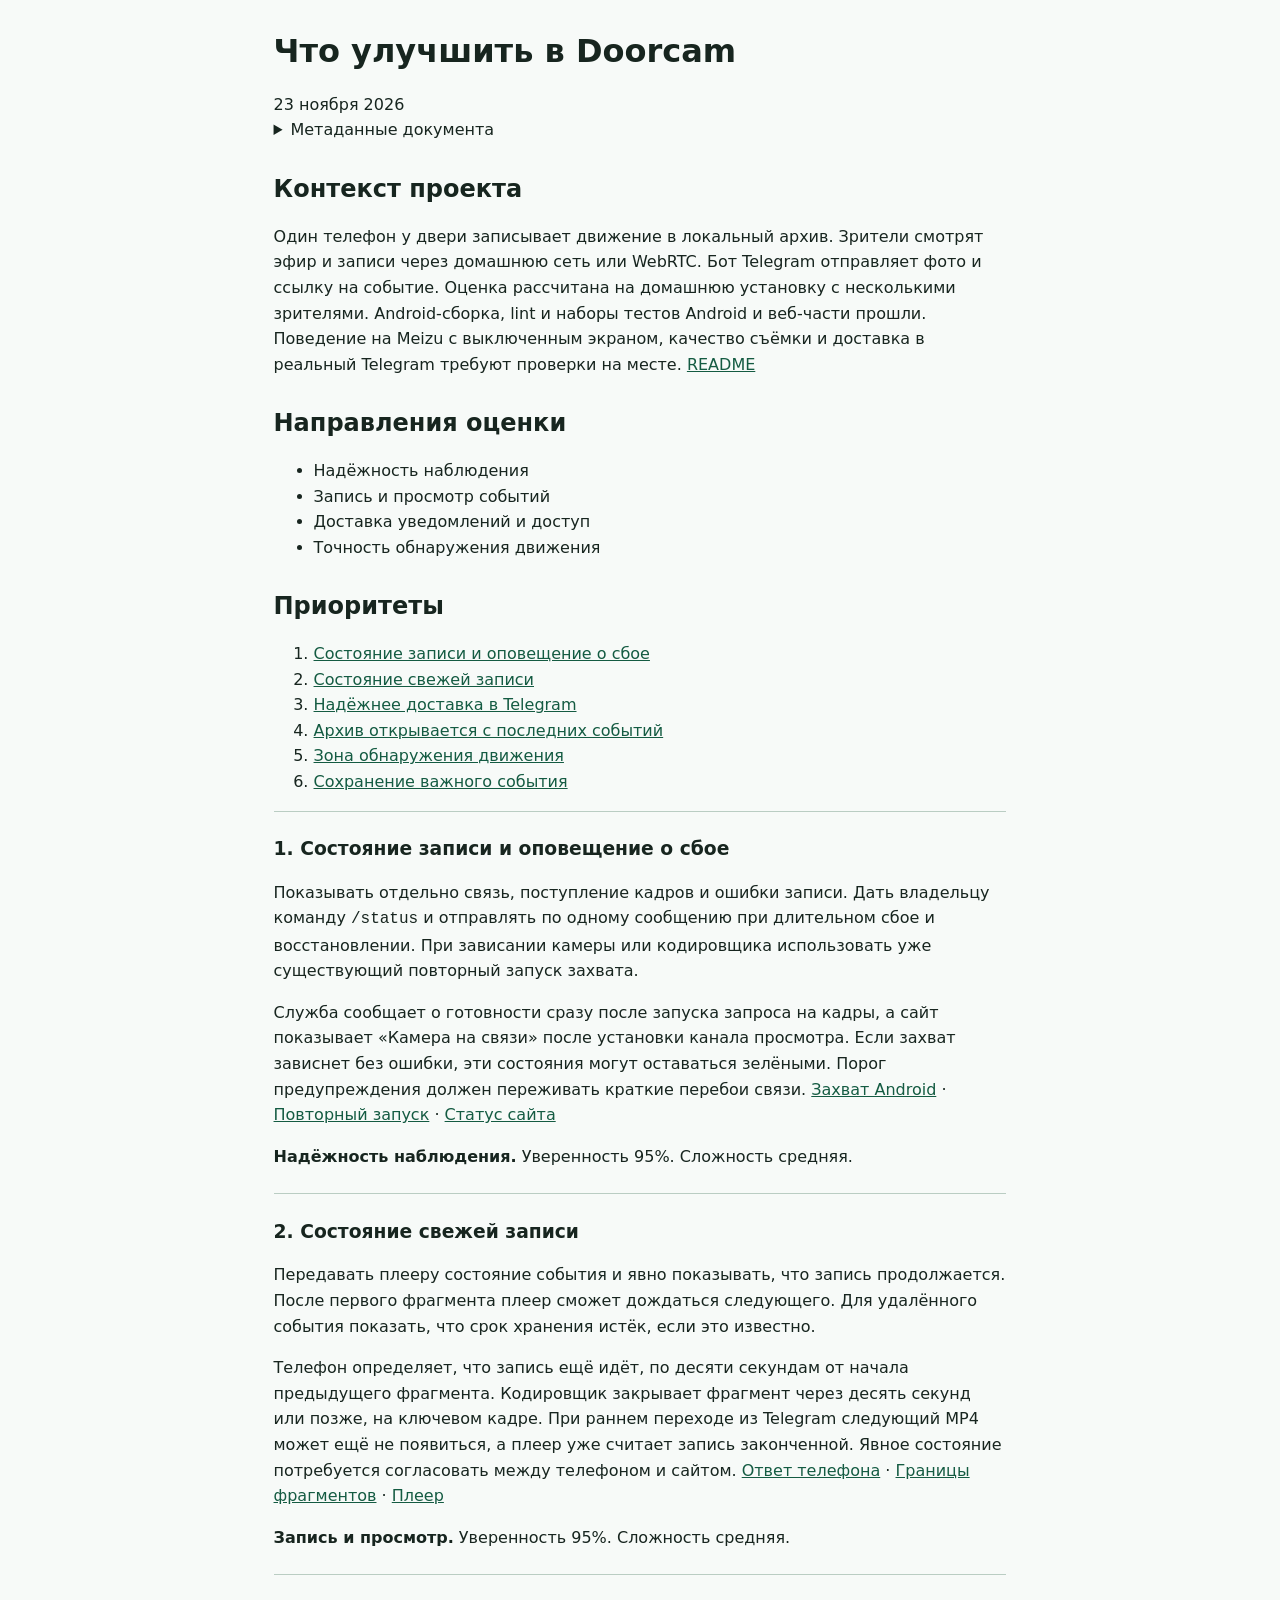
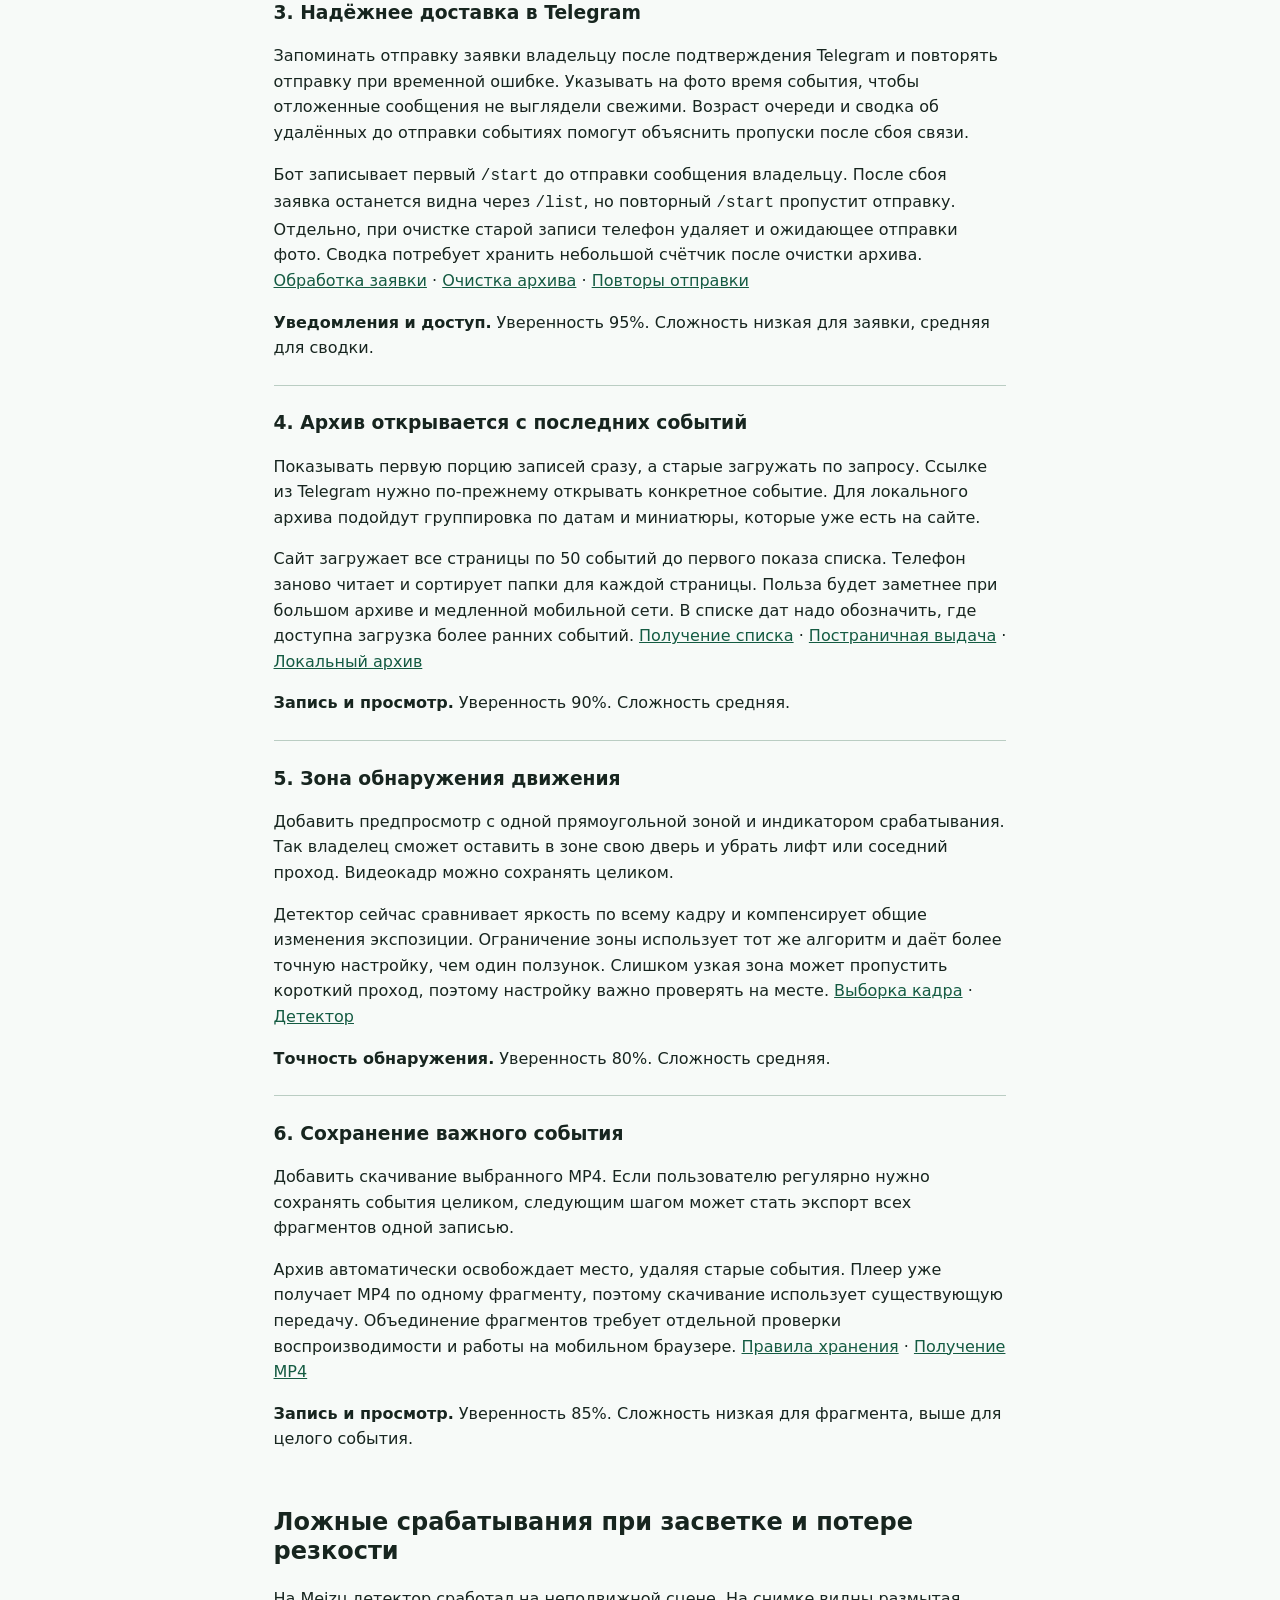
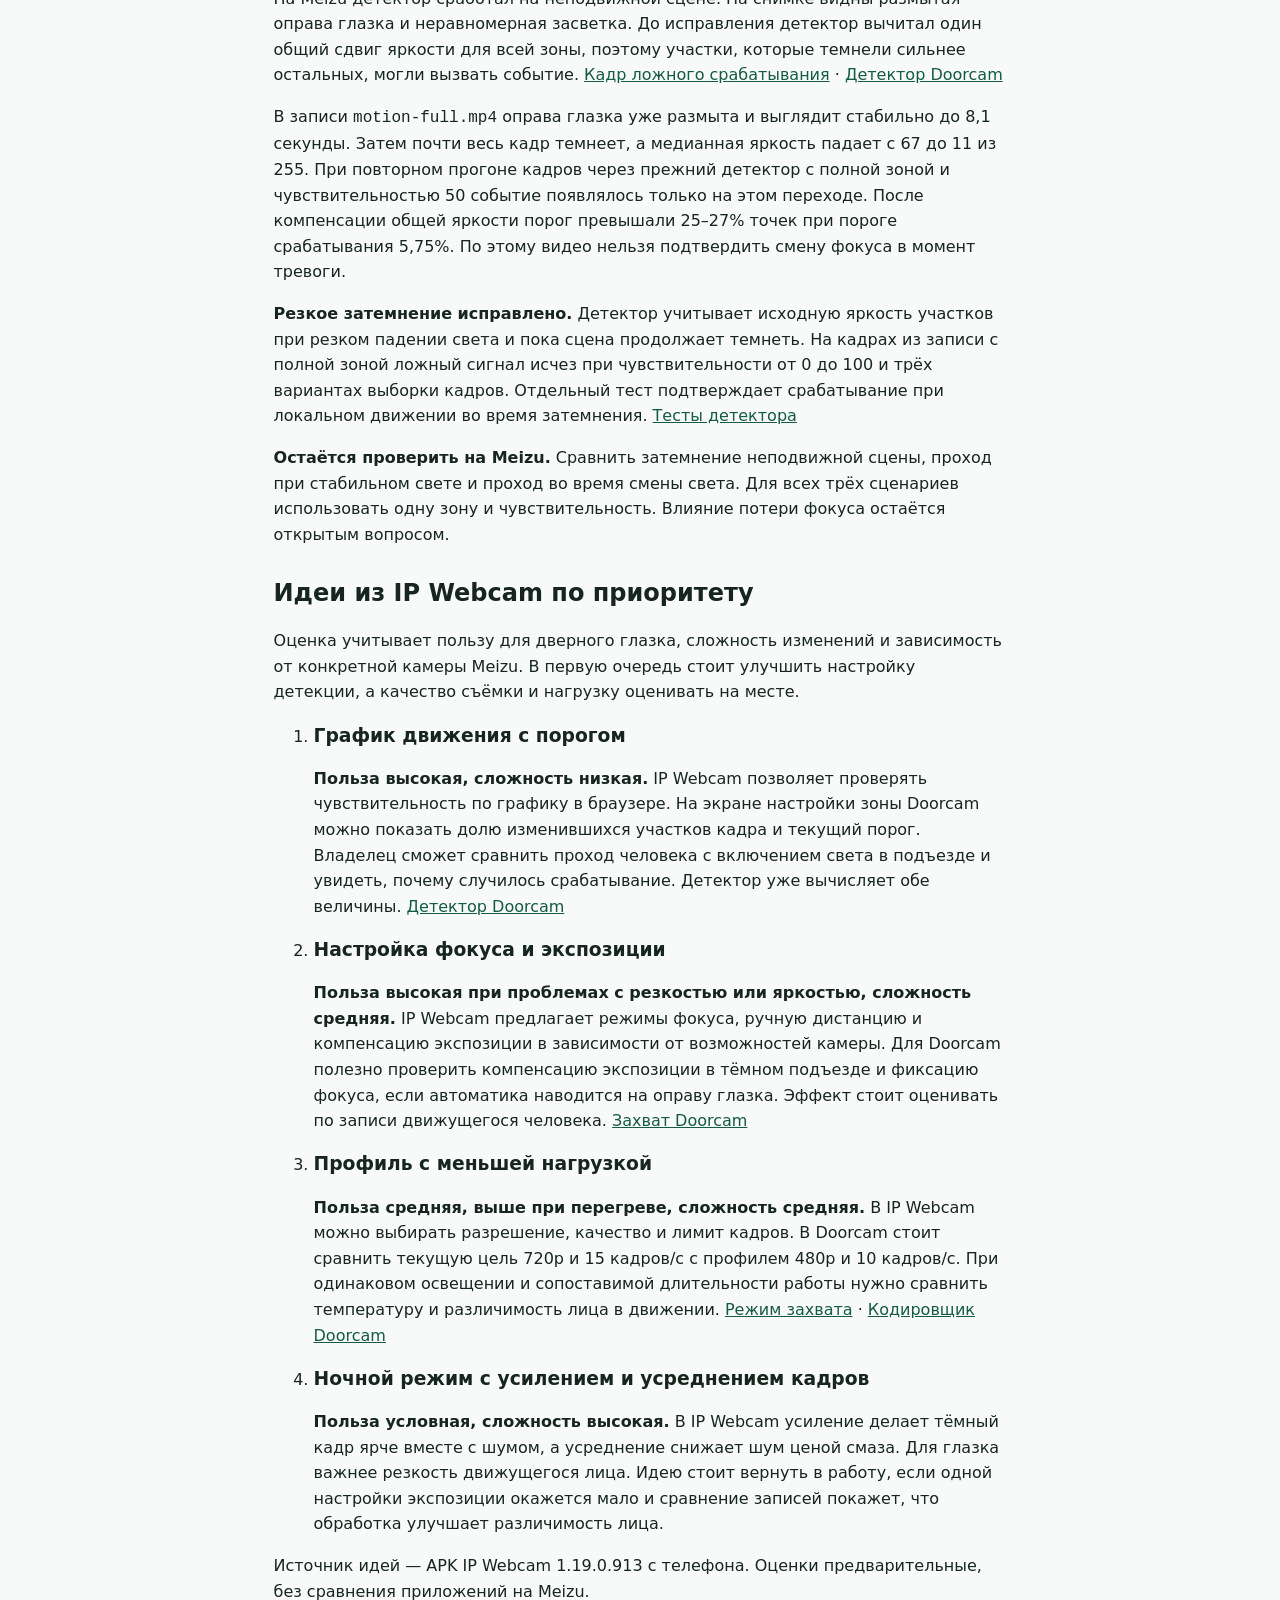
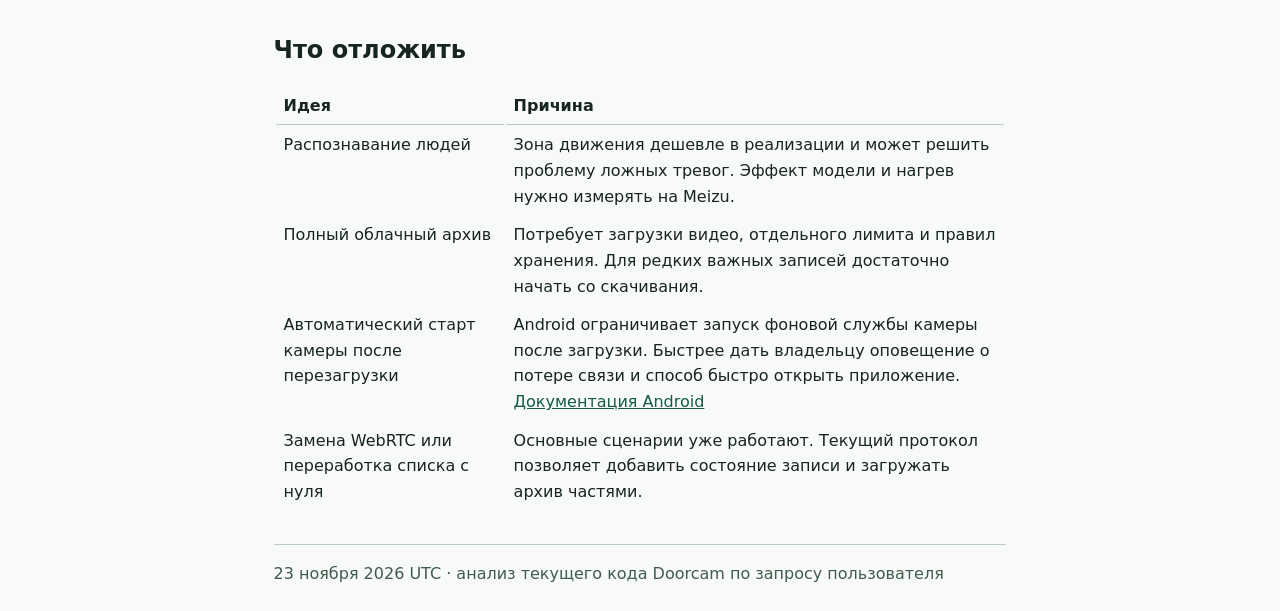
<file: docs/ideation/2026-11-23-doorcam-ideation.html>
<!doctype html>
<html lang="ru">
<head>
  <meta charset="utf-8">
  <meta name="viewport" content="width=device-width, initial-scale=1">
  <title>Что улучшить в Doorcam</title>
  <style>
    body { margin: 2rem auto; padding: 0 1rem; max-width: 72ch; color: #17251f; background: #f7faf8; font: 1rem/1.6 system-ui, sans-serif; }
    h1, h2, h3 { line-height: 1.2; }
    h2 { margin-top: 2rem; }
    article { border-top: 1px solid #bacdc3; padding: .5rem 0; }
    a { color: #145b42; }
    dt { font-weight: 600; }
    dd { margin: 0 0 .6rem; }
    th, td { text-align: left; vertical-align: top; padding: .35rem .5rem; }
    th { border-bottom: 1px solid #bacdc3; }
    footer { border-top: 1px solid #bacdc3; margin-top: 2rem; padding-top: 1rem; color: #405b4c; }
  </style>
</head>
<body>
<main>
  <header>
    <h1>Что улучшить в Doorcam</h1>
    <time datetime="2026-11-23">23 ноября 2026</time>
  </header>
  <details><summary>Метаданные документа</summary><dl><dt>topic</dt><dd>doorcam</dd><dt>mode</dt><dd>repo-grounded</dd></dl></details>
  <section id="context">
    <h2>Контекст проекта</h2>
    <p>Один телефон у двери записывает движение в локальный архив. Зрители смотрят эфир и записи через домашнюю сеть или WebRTC. Бот Telegram отправляет фото и ссылку на событие. Оценка рассчитана на домашнюю установку с несколькими зрителями. Android-сборка, lint и наборы тестов Android и веб-части прошли. Поведение на Meizu с выключенным экраном, качество съёмки и доставка в реальный Telegram требуют проверки на месте. <a href="../../README.md">README</a></p>
  </section>
  <section id="axes">
    <h2>Направления оценки</h2>
    <ul><li>Надёжность наблюдения</li><li>Запись и просмотр событий</li><li>Доставка уведомлений и доступ</li><li>Точность обнаружения движения</li></ul>
  </section>
  <section id="ideas">
    <h2>Приоритеты</h2>
    <ol>
      <li><a href="#health">Состояние записи и оповещение о сбое</a></li>
      <li><a href="#recording">Состояние свежей записи</a></li>
      <li><a href="#delivery">Надёжнее доставка в Telegram</a></li>
      <li><a href="#archive">Архив открывается с последних событий</a></li>
      <li><a href="#zone">Зона обнаружения движения</a></li>
      <li><a href="#export">Сохранение важного события</a></li>
    </ol>
    <article id="health">
      <h3>1. Состояние записи и оповещение о сбое</h3>
      <p>Показывать отдельно связь, поступление кадров и ошибки записи. Дать владельцу команду <code>/status</code> и отправлять по одному сообщению при длительном сбое и восстановлении. При зависании камеры или кодировщика использовать уже существующий повторный запуск захвата.</p>
      <p>Служба сообщает о готовности сразу после запуска запроса на кадры, а сайт показывает «Камера на связи» после установки канала просмотра. Если захват зависнет без ошибки, эти состояния могут оставаться зелёными. Порог предупреждения должен переживать краткие перебои связи. <a href="../../android/app/src/main/java/by/doorcam/app/CameraMonitor.java">Захват Android</a> · <a href="../../android/app/src/main/java/by/doorcam/app/MonitorService.java">Повторный запуск</a> · <a href="../../cloud/public/app.js">Статус сайта</a></p>
      <p><strong>Надёжность наблюдения.</strong> Уверенность 95%. Сложность средняя.</p>
    </article>
    <article id="recording">
      <h3>2. Состояние свежей записи</h3>
      <p>Передавать плееру состояние события и явно показывать, что запись продолжается. После первого фрагмента плеер сможет дождаться следующего. Для удалённого события показать, что срок хранения истёк, если это известно.</p>
      <p>Телефон определяет, что запись ещё идёт, по десяти секундам от начала предыдущего фрагмента. Кодировщик закрывает фрагмент через десять секунд или позже, на ключевом кадре. При раннем переходе из Telegram следующий MP4 может ещё не появиться, а плеер уже считает запись законченной. Явное состояние потребуется согласовать между телефоном и сайтом. <a href="../../android/app/src/main/java/by/doorcam/app/RemoteLink.java">Ответ телефона</a> · <a href="../../android/app/src/main/java/by/doorcam/app/SegmentEncoder.java">Границы фрагментов</a> · <a href="../../cloud/public/peer.js">Плеер</a></p>
      <p><strong>Запись и просмотр.</strong> Уверенность 95%. Сложность средняя.</p>
    </article>
    <article id="delivery">
      <h3>3. Надёжнее доставка в Telegram</h3>
      <p>Запоминать отправку заявки владельцу после подтверждения Telegram и повторять отправку при временной ошибке. Указывать на фото время события, чтобы отложенные сообщения не выглядели свежими. Возраст очереди и сводка об удалённых до отправки событиях помогут объяснить пропуски после сбоя связи.</p>
      <p>Бот записывает первый <code>/start</code> до отправки сообщения владельцу. После сбоя заявка останется видна через <code>/list</code>, но повторный <code>/start</code> пропустит отправку. Отдельно, при очистке старой записи телефон удаляет и ожидающее отправки фото. Сводка потребует хранить небольшой счётчик после очистки архива. <a href="../../cloud/src/bot.mjs">Обработка заявки</a> · <a href="../../android/app/src/main/java/by/doorcam/app/Archive.java">Очистка архива</a> · <a href="../../android/app/src/main/java/by/doorcam/app/RemoteLink.java">Повторы отправки</a></p>
      <p><strong>Уведомления и доступ.</strong> Уверенность 95%. Сложность низкая для заявки, средняя для сводки.</p>
    </article>
    <article id="archive">
      <h3>4. Архив открывается с последних событий</h3>
      <p>Показывать первую порцию записей сразу, а старые загружать по запросу. Ссылке из Telegram нужно по-прежнему открывать конкретное событие. Для локального архива подойдут группировка по датам и миниатюры, которые уже есть на сайте.</p>
      <p>Сайт загружает все страницы по 50 событий до первого показа списка. Телефон заново читает и сортирует папки для каждой страницы. Польза будет заметнее при большом архиве и медленной мобильной сети. В списке дат надо обозначить, где доступна загрузка более ранних событий. <a href="../../cloud/public/peer.js">Получение списка</a> · <a href="../../android/app/src/main/java/by/doorcam/app/RemoteLink.java">Постраничная выдача</a> · <a href="../../android/app/src/main/assets/lan.js">Локальный архив</a></p>
      <p><strong>Запись и просмотр.</strong> Уверенность 90%. Сложность средняя.</p>
    </article>
    <article id="zone">
      <h3>5. Зона обнаружения движения</h3>
      <p>Добавить предпросмотр с одной прямоугольной зоной и индикатором срабатывания. Так владелец сможет оставить в зоне свою дверь и убрать лифт или соседний проход. Видеокадр можно сохранять целиком.</p>
      <p>Детектор сейчас сравнивает яркость по всему кадру и компенсирует общие изменения экспозиции. Ограничение зоны использует тот же алгоритм и даёт более точную настройку, чем один ползунок. Слишком узкая зона может пропустить короткий проход, поэтому настройку важно проверять на месте. <a href="../../android/app/src/main/java/by/doorcam/app/CameraMonitor.java">Выборка кадра</a> · <a href="../../android/app/src/main/java/by/doorcam/app/MotionDetector.java">Детектор</a></p>
      <p><strong>Точность обнаружения.</strong> Уверенность 80%. Сложность средняя.</p>
    </article>
    <article id="export">
      <h3>6. Сохранение важного события</h3>
      <p>Добавить скачивание выбранного MP4. Если пользователю регулярно нужно сохранять события целиком, следующим шагом может стать экспорт всех фрагментов одной записью.</p>
      <p>Архив автоматически освобождает место, удаляя старые события. Плеер уже получает MP4 по одному фрагменту, поэтому скачивание использует существующую передачу. Объединение фрагментов требует отдельной проверки воспроизводимости и работы на мобильном браузере. <a href="../../android/app/src/main/java/by/doorcam/app/Archive.java">Правила хранения</a> · <a href="../../cloud/public/peer.js">Получение MP4</a></p>
      <p><strong>Запись и просмотр.</strong> Уверенность 85%. Сложность низкая для фрагмента, выше для целого события.</p>
    </article>
  </section>
  <section id="false-motion">
    <h2>Ложные срабатывания при засветке и потере резкости</h2>
    <p>На Meizu детектор сработал на неподвижной сцене. На снимке видны размытая оправа глазка и неравномерная засветка. До исправления детектор вычитал один общий сдвиг яркости для всей зоны, поэтому участки, которые темнели сильнее остальных, могли вызвать событие. <a href="image.png">Кадр ложного срабатывания</a> · <a href="../../android/app/src/main/java/by/doorcam/app/MotionDetector.java">Детектор Doorcam</a></p>
    <p>В записи <code>motion-full.mp4</code> оправа глазка уже размыта и выглядит стабильно до 8,1 секунды. Затем почти весь кадр темнеет, а медианная яркость падает с 67 до 11 из 255. При повторном прогоне кадров через прежний детектор с полной зоной и чувствительностью 50 событие появлялось только на этом переходе. После компенсации общей яркости порог превышали 25–27% точек при пороге срабатывания 5,75%. По этому видео нельзя подтвердить смену фокуса в момент тревоги.</p>
    <p><strong>Резкое затемнение исправлено.</strong> Детектор учитывает исходную яркость участков при резком падении света и пока сцена продолжает темнеть. На кадрах из записи с полной зоной ложный сигнал исчез при чувствительности от 0 до 100 и трёх вариантах выборки кадров. Отдельный тест подтверждает срабатывание при локальном движении во время затемнения. <a href="../../android/app/src/test/java/by/doorcam/app/CameraLogicTest.java">Тесты детектора</a></p>
    <p><strong>Остаётся проверить на Meizu.</strong> Сравнить затемнение неподвижной сцены, проход при стабильном свете и проход во время смены света. Для всех трёх сценариев использовать одну зону и чувствительность. Влияние потери фокуса остаётся открытым вопросом.</p>
  </section>
  <section id="ip-webcam">
    <h2>Идеи из IP Webcam по приоритету</h2>
    <p>Оценка учитывает пользу для дверного глазка, сложность изменений и зависимость от конкретной камеры Meizu. В первую очередь стоит улучшить настройку детекции, а качество съёмки и нагрузку оценивать на месте.</p>
    <ol>
      <li>
        <h3>График движения с порогом</h3>
        <p><strong>Польза высокая, сложность низкая.</strong> IP Webcam позволяет проверять чувствительность по графику в браузере. На экране настройки зоны Doorcam можно показать долю изменившихся участков кадра и текущий порог. Владелец сможет сравнить проход человека с включением света в подъезде и увидеть, почему случилось срабатывание. Детектор уже вычисляет обе величины. <a href="../../android/app/src/main/java/by/doorcam/app/MotionDetector.java">Детектор Doorcam</a></p>
      </li>
      <li>
        <h3>Настройка фокуса и экспозиции</h3>
        <p><strong>Польза высокая при проблемах с резкостью или яркостью, сложность средняя.</strong> IP Webcam предлагает режимы фокуса, ручную дистанцию и компенсацию экспозиции в зависимости от возможностей камеры. Для Doorcam полезно проверить компенсацию экспозиции в тёмном подъезде и фиксацию фокуса, если автоматика наводится на оправу глазка. Эффект стоит оценивать по записи движущегося человека. <a href="../../android/app/src/main/java/by/doorcam/app/CameraMonitor.java">Захват Doorcam</a></p>
      </li>
      <li>
        <h3>Профиль с меньшей нагрузкой</h3>
        <p><strong>Польза средняя, выше при перегреве, сложность средняя.</strong> В IP Webcam можно выбирать разрешение, качество и лимит кадров. В Doorcam стоит сравнить текущую цель 720p и 15 кадров/с с профилем 480p и 10 кадров/с. При одинаковом освещении и сопоставимой длительности работы нужно сравнить температуру и различимость лица в движении. <a href="../../android/app/src/main/java/by/doorcam/app/CameraMonitor.java">Режим захвата</a> · <a href="../../android/app/src/main/java/by/doorcam/app/SegmentEncoder.java">Кодировщик Doorcam</a></p>
      </li>
      <li>
        <h3>Ночной режим с усилением и усреднением кадров</h3>
        <p><strong>Польза условная, сложность высокая.</strong> В IP Webcam усиление делает тёмный кадр ярче вместе с шумом, а усреднение снижает шум ценой смаза. Для глазка важнее резкость движущегося лица. Идею стоит вернуть в работу, если одной настройки экспозиции окажется мало и сравнение записей покажет, что обработка улучшает различимость лица.</p>
      </li>
    </ol>
    <p>Источник идей — APK IP Webcam 1.19.0.913 с телефона. Оценки предварительные, без сравнения приложений на Meizu.</p>
  </section>
  <section id="rejected">
    <h2>Что отложить</h2>
    <table>
      <thead><tr><th scope="col">Идея</th><th scope="col">Причина</th></tr></thead>
      <tbody>
        <tr><td>Распознавание людей</td><td>Зона движения дешевле в реализации и может решить проблему ложных тревог. Эффект модели и нагрев нужно измерять на Meizu.</td></tr>
        <tr><td>Полный облачный архив</td><td>Потребует загрузки видео, отдельного лимита и правил хранения. Для редких важных записей достаточно начать со скачивания.</td></tr>
        <tr><td>Автоматический старт камеры после перезагрузки</td><td>Android ограничивает запуск фоновой службы камеры после загрузки. Быстрее дать владельцу оповещение о потере связи и способ быстро открыть приложение. <a href="https://developer.android.com/develop/background-work/services/fgs/service-types">Документация Android</a></td></tr>
        <tr><td>Замена WebRTC или переработка списка с нуля</td><td>Основные сценарии уже работают. Текущий протокол позволяет добавить состояние записи и загружать архив частями.</td></tr>
      </tbody>
    </table>
  </section>
  <footer>23 ноября 2026 UTC · анализ текущего кода Doorcam по запросу пользователя</footer>
</main>
</body>
</html>
</file>
